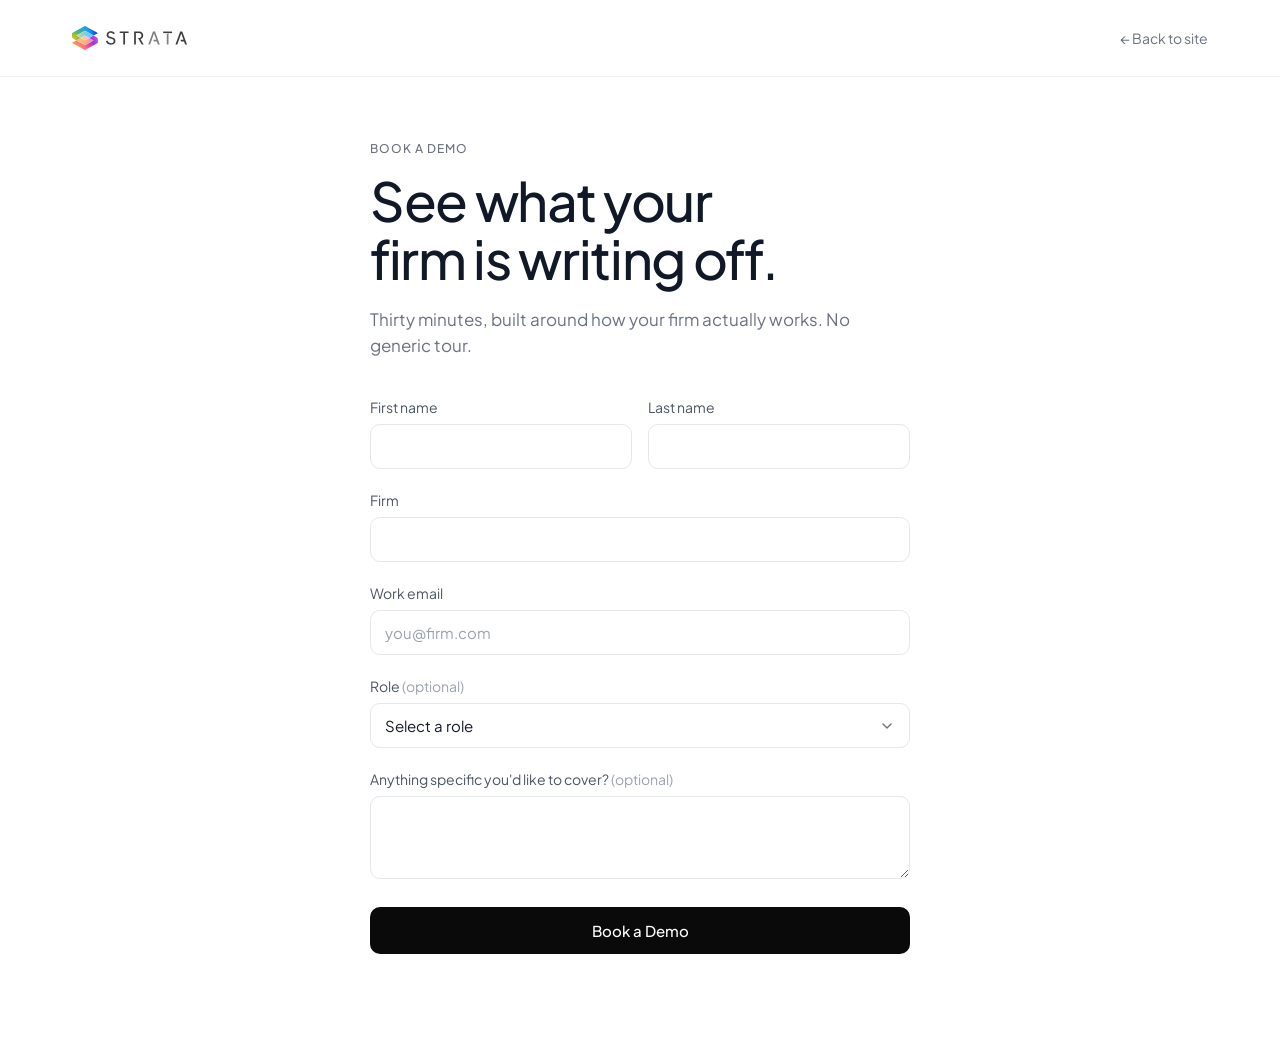
<file: formulario.html>
<!DOCTYPE html>
<html lang="en">
<head>
  <meta charset="UTF-8" />
  <meta name="viewport" content="width=device-width, initial-scale=1.0" />
  <title>Book a Demo · Strata</title>
  <link rel="icon" href="assets/img/strata-icon.svg" type="image/svg+xml" />
  <link rel="stylesheet" href="assets/fonts/fonts.css" />
  <link rel="stylesheet" href="estils.css" />
</head>
<body class="demo-page">
  <header class="demo-navbar">
    <div class="demo-navbar__inner">
      <a href="index.html" class="demo-brand" aria-label="Strata Home">
        <img src="assets/img/strata-logo.svg" alt="Strata" width="115" />
      </a>

      <a href="index.html" class="demo-back-link">← Back to site</a>
    </div>
  </header>

  <main class="demo-main">
    <div class="demo-wrapper">
      <span class="demo-eyebrow">BOOK A DEMO</span>
      <h1 class="demo-headline">See what your<br>firm is writing off.</h1>
      <p class="demo-subheadline">
        Thirty minutes, built around how your firm actually works. No generic tour.
      </p>

      <form id="demoForm" class="demo-form" novalidate>
        <div class="demo-form-row">
          <div class="demo-form-group">
            <label for="firstName">First name</label>
            <input type="text" id="firstName" name="firstName" required />
          </div>

          <div class="demo-form-group">
            <label for="lastName">Last name</label>
            <input type="text" id="lastName" name="lastName" required />
          </div>
        </div>

        <div class="demo-form-group">
          <label for="firmName">Firm</label>
          <input type="text" id="firmName" name="firmName" required />
        </div>

        <div class="demo-form-group">
          <label for="workEmail">Work email</label>
          <input type="email" id="workEmail" name="workEmail" placeholder="you@firm.com" required />
        </div>

        <div class="demo-form-group">
          <label for="role">Role <span class="demo-optional">(optional)</span></label>
          <select id="role" name="role">
            <option value="" selected>Select a role</option>
            <option value="managing-partner">Managing Partner</option>
            <option value="cio-cto">CIO / CTO / Innovation</option>
            <option value="cfo-coo">CFO / COO / Finance</option>
            <option value="billing-operations">Billing / Revenue Operations</option>
            <option value="other">Other</option>
          </select>
        </div>

        <div class="demo-form-group">
          <label for="notes">Anything specific you'd like to cover? <span class="demo-optional">(optional)</span></label>
          <textarea id="notes" name="notes" rows="3"></textarea>
        </div>

        <button type="submit" class="demo-btn-submit">Book a Demo</button>
      </form>

      <div id="formSuccess" class="demo-success" hidden>
        <h3>Request received</h3>
        <p>Thanks for reaching out. A Strata specialist will send calendar times shortly.</p>
      </div>
    </div>
  </main>

  <script>
    const form = document.getElementById('demoForm');
    const successBox = document.getElementById('formSuccess');

    form.addEventListener('submit', (e) => {
      e.preventDefault();
      if (!form.checkValidity()) {
        form.reportValidity();
        return;
      }
      form.hidden = true;
      successBox.hidden = false;
    });
  </script>
</body>
</html>
</file>
<file: assets/fonts/fonts.css>
@font-face {
  font-family: 'JetBrains Mono';
  font-style: normal;
  font-weight: 400;
  font-display: swap;
  src: url(jetbrains-mono-400.ttf) format('truetype');
}
@font-face {
  font-family: 'JetBrains Mono';
  font-style: normal;
  font-weight: 500;
  font-display: swap;
  src: url(jetbrains-mono-500.ttf) format('truetype');
}
@font-face {
  font-family: 'Plus Jakarta Sans';
  font-style: normal;
  font-weight: 300;
  font-display: swap;
  src: url(plus-jakarta-sans-300.ttf) format('truetype');
}
@font-face {
  font-family: 'Plus Jakarta Sans';
  font-style: normal;
  font-weight: 400;
  font-display: swap;
  src: url(plus-jakarta-sans-400.ttf) format('truetype');
}
@font-face {
  font-family: 'Plus Jakarta Sans';
  font-style: normal;
  font-weight: 500;
  font-display: swap;
  src: url(plus-jakarta-sans-500.ttf) format('truetype');
}
@font-face {
  font-family: 'Plus Jakarta Sans';
  font-style: normal;
  font-weight: 600;
  font-display: swap;
  src: url(plus-jakarta-sans-600.ttf) format('truetype');
}
@font-face {
  font-family: 'Plus Jakarta Sans';
  font-style: normal;
  font-weight: 700;
  font-display: swap;
  src: url(plus-jakarta-sans-700.ttf) format('truetype');
}
</file>
<file: estils.css>
/* ==========================================================================
   1. VARIABLES Y RESET GLOBAL
   ========================================================================== */
:root {
  --bg: #ffffff;
  --line: #e5e7eb;
  --text-main: #111827;
  --text-muted: #6b7280;
  --gradient-accent: linear-gradient(to right, #00ba63, #0072ff);
}

*,
*::before,
*::after {
  box-sizing: border-box;
}

html,
body {
  max-width: 100%;
  overflow-x: clip;
  margin: 0;
  padding: 0;
  font-family: 'Plus Jakarta Sans', -apple-system, BlinkMacSystemFont, sans-serif;
  font-weight: 400;
  background-color: var(--bg);
}

img,
svg,
canvas {
  max-width: 100%;
  height: auto;
}

/* Tipografía base */
h1 {
  font-weight: 500;
  font-size: 5em;
}

h3 {
  color: rgb(122, 122, 122);
  font-weight: 400;
  font-size: 1.5em;
}

h4 {
  font-weight: 300;
  font-size: 1.6em;
  color: grey;
}

/* ==========================================================================
   2. COMPONENTES REUTILIZABLES (Botones, Badges, Etiquetas)
   ========================================================================== */
.negrita {
  font-weight: 500;
  color: #000000;
}

.destacado {
  display: inline-block;
  background: linear-gradient(135deg, #33c891, #1e62d0, #b163ff);
  -webkit-background-clip: text;
  background-clip: text;
  -webkit-text-fill-color: transparent;
  color: transparent;
}

.section-tag {
  display: flex;
  align-items: center;
  font-size: 0.85rem;
  font-weight: 500;
  color: var(--text-muted);
  letter-spacing: 1px;
  margin-bottom: 16px;
}

.marker {
  display: inline-block;
  width: 40px;
  height: 12px;
  background: var(--gradient-accent);
  border-radius: 3px;
  margin-right: 10px;
}

.marker1 {
  display: inline-block;
  width: 40px;
  height: 10px;
  background: var(--gradient-accent);
  border-radius: 10px;
  margin-right: 10px;
}

.marker-verde {
  display: inline-block;
  width: 25px;
  height: 8px;
  background: var(--gradient-accent);
  border-radius: 2px;
  margin-right: 10px;
}

.rojo {
  display: inline-block;
  width: 10px;
  height: 9px;
  background: linear-gradient(to right, #d70707, #ff2f00);
  border-radius: 100%;
  margin-right: 10px;
}

/* Botones */
.negro {
  background-color: #000000;
  color: #ffffff;
  padding: 10px 20px;
  border-radius: 20px;
  text-decoration: none;
}

.blanco {
  background-color: #ffffff;
  color: grey;
  padding: 10px 20px;
  border: 1px solid #d1d5db;
  border-radius: 20px;
  text-decoration: none;
}

.transparente {
  padding: 10px 20px;
  border-radius: 20px;
  color: #000000;
  text-decoration: none;
}

/* ==========================================================================
   3. NAVBAR PRINCIPAL
   ========================================================================== */
header {
  position: sticky;
  top: 0;
  z-index: 50;
  display: flex;
  justify-content: space-around;
  align-items: center;
  padding: 10px;
  backdrop-filter: blur(14px) saturate(1.4);
  background: color-mix(in srgb, var(--bg) 78%, transparent);
  border-bottom: 1px solid var(--line);
}

.nav-link {
  color: grey;
  text-decoration: none;
}

.links_internos {
  display: flex;
  gap: 20px;
}

/* ==========================================================================
   4. HERO SECTION
   ========================================================================== */
.hero {
  position: relative;
  isolation: isolate;
  z-index: 1;
  display: flex;
  flex-direction: column;
  align-items: flex-start;
  min-height: 100vh;
  padding: 100px 100px 0 150px;
  overflow: hidden;
  background-color: #ffffff;
  background-image:
    radial-gradient(circle at 90% 10%, rgba(253, 164, 175, 0.5) 0%, transparent 50%),
    radial-gradient(circle at 100% 5%, rgba(255, 233, 169, 0.6) 0%, transparent 40%),
    radial-gradient(circle at 80% 0%, rgba(255, 227, 230, 0.5) 0%, transparent 50%);
}

.titol,
.imagen-hero {
  position: relative;
  z-index: 10;
}

.linkshero {
  display: flex;
  gap: 15px;
  margin-top: 50px;
}

.imagen-hero {
  position: relative;
  display: inline-flex;
  align-self: center;
  height: 550px;
  margin-top: 150px;
  margin-bottom: 0;
  overflow: hidden;
  border-radius: 20px;
  box-shadow: 6px -43px 46px 20px rgba(0, 0, 0, 0.066);
}

.imagen-hero img {
  width: 1250px;
  object-fit: cover;
  object-position: top center;
}

.hero-graph {
  position: absolute !important;
  top: 0 !important;
  left: 0 !important;
  width: 100% !important;
  height: 100% !important;
  z-index: 0 !important;
  pointer-events: none !important;
}

.hero-graph canvas {
  background: transparent !important;
}

/* ==========================================================================
   5. PLATFORM SECTION
   ========================================================================== */
.Platform {
  display: flex;
  flex-direction: column;
  padding: 100px 100px 100px 150px;
  background-color: #ffffff;
}

.platform-surfaces {
  display: flex;
  gap: 20px;
}

.atlas,
.nexus,
.canvas,
.core {
  flex: 1;
  align-items: flex-start;
  padding: 30px;
  border-radius: 20px;
  transition: transform 0.3s ease, box-shadow 0.3s ease;
}

.atlas:hover,
.nexus:hover,
.canvas:hover,
.core:hover {
  transform: translateY(-5px);
  box-shadow: 0 4px 8px rgba(0, 0, 0, 0.1);
}

.atlas {
  background: linear-gradient(to top, #ffffff, #deffe3);
  border: 1px solid #adffbf;
}

.nexus {
  background: linear-gradient(to top, #f9fafb, #ebf4ff);
  border: 1px solid #b3ccff;
}

.canvas {
  background: linear-gradient(to top, #fefcff, #f0e1f7);
  border: 1px solid #e9bcff;
}

.core {
  display: flex;
  align-items: center;
  margin-top: 50px;
  background: linear-gradient(to top, #fffdf8, #fff6df);
  border: 1px solid #ffedc3;
}

.core h4 {
  padding-right: 20px;
}

/* ==========================================================================
   6. FRANJA DE MISSATGE
   ========================================================================== */
.franja-de-missatge {
  padding: 100px 100px 100px 150px;
  background-color: #fcfff9;
  background-image:
    radial-gradient(circle at 100% 0%, rgba(164, 173, 253, 0.4) 0%, transparent 50%),
    radial-gradient(circle at 0% 100%, rgba(195, 255, 204, 0.5) 0%, transparent 50%);
}

.missatge1 {
  font-size: 1.6em;
  line-height: 1.6;
  text-align: center;
}

.missatge2 {
  font-size: 1.2em;
  line-height: 1.6;
  color: grey;
  text-align: center;
}

/* ==========================================================================
   7. OPERATIONAL VALUE
   ========================================================================== */
.operationalvalue {
  display: block;
  padding: 100px 100px 100px 150px;
  background-color: #ffffff;
}

.operationalvalue h3 {
  font-weight: 400;
  font-size: 1em;
  color: grey;
}

.operationalvalue h1 {
  font-weight: 500;
  font-size: 3em;
  color: #000000;
}

.operationalvalue-numbers {
  padding: 40px;
  border-radius: 20px;
  background-color: #ffffff;
  color: grey;
  box-shadow: 4px 4px 6px 4px rgba(0, 0, 0, 0.1);
}

.titolsnumeros {
  display: flex;
  justify-content: space-between;
  font-weight: 100;
  font-size: 1em;
  color: grey;
}

.columnasnumeros {
  display: flex;
  justify-content: space-between;
  gap: 30px;
}

.subnumeros {
  display: inline-block;
  margin-left: 10px;
  padding: 5px 10px;
  color: rgb(1, 0, 0);
  border: 1px solid #d1d5db;
  border-radius: 20px;
  background: linear-gradient(to right, #76ff9f81, #7787ff61);
}

.gris {
  color: grey;
  font-weight: 100;
  font-size: 1em;
}

/* ==========================================================================
   8. FROM THE FIELD
   ========================================================================== */
.fromthefield {
  display: flex;
  justify-content: center;
  padding: 100px 100px 100px 150px;
  background-color: #080a0c;
  background-image: radial-gradient(circle at 90% 10%, rgba(30, 90, 60, 0.3) 0%, transparent 50%);
  color: #ffffff;
}

.ftf-container {
  display: flex;
  justify-content: space-between;
  align-items: flex-start;
  gap: 60px;
  width: 100%;
  max-width: 1200px;
}

.ftf-left {
  flex: 1;
  max-width: 650px;
}

.ftf-tag {
  display: flex;
  align-items: center;
  margin-bottom: 20px;
  font-size: 0.85rem;
  letter-spacing: 1px;
  color: #a0aab2;
}

.ftf-title {
  margin: 0 0 10px 0;
  font-size: 8rem;
  font-weight: 500;
  line-height: 1;
  letter-spacing: -2px;
}

.ftf-subtitle {
  margin-bottom: 40px;
  font-size: 0.9rem;
  letter-spacing: 1px;
  color: #a0aab2;
}

.ftf-desc {
  margin-bottom: 60px;
  font-size: 1.25rem;
  line-height: 1.6;
  color: #d1d5db;
}

.ftf-footer {
  padding-top: 30px;
  border-top: 1px solid #1f2937;
  font-size: 1rem;
  line-height: 1.6;
  color: var(--text-muted);
}

.ftf-card {
  position: relative;
  flex: 1;
  max-width: 450px;
  margin-top: 100px;
  padding: 30px 40px;
  overflow: hidden;
  border-radius: 16px;
  border: 1px solid rgba(255, 255, 255, 0.1);
  background-color: rgba(20, 25, 30, 0.6);
  backdrop-filter: blur(10px);
}

.ftf-card::before {
  content: "";
  position: absolute;
  top: -1px;
  left: 20px;
  right: 20px;
  height: 1px;
  background: linear-gradient(to right, #00ba63, #0072ff, #b163ff);
  border-radius: 20px 30px 20px 30px;
}

.ftf-card-header {
  margin-bottom: 30px;
  font-size: 0.75rem;
  letter-spacing: 1px;
  color: var(--text-muted);
}

.ftf-card-row {
  display: flex;
  justify-content: space-between;
  align-items: center;
  gap: 12px;
  padding: 20px 0;
  border-bottom: 1px solid rgba(255, 255, 255, 0.05);
}

.ftf-card-row span:first-child {
  font-size: 1rem;
  color: #9ca3af;
}

.ftf-card-value {
  font-size: 1.5rem;
  font-weight: 500;
  color: #ffffff;
  white-space: nowrap;
}

/* ==========================================================================
   9. ENCABEZADOS COMUNES (Workflows, Atlas, Governance)
   ========================================================================== */
.workflows-header h1,
.atlas-header h1,
.roles-header h1 {
  margin: 0 0 16px 0;
  font-weight: 500;
  font-size: 3em;
  line-height: 1.12;
  color: #000000;
}

.workflows-subtitle,
.atlas-subtitle,
.roles-subtitle {
  max-width: 680px;
  margin: 0 0 48px 0;
  font-size: 1.15rem;
  line-height: 1.6;
  color: var(--text-muted);
}

/* ==========================================================================
   10. WORKFLOWS SECTION
   ========================================================================== */
.workflows-section {
  padding: 100px 100px 100px 150px;
  background-color: #f8f7f3;
  border-bottom: 1px solid var(--line);
}

.workflows-list {
  display: flex;
  flex-direction: column;
  border-top: 1px solid #e5e4df;
}

.workflow-row {
  position: relative;
  display: grid;
  grid-template-columns: 220px 1fr;
  gap: 32px;
  align-items: center;
  padding: 32px 28px;
  border-bottom: 1px solid #e5e4df;
  background-color: transparent;
  transition: background-color 0.25s ease;
}

.workflow-row::before {
  content: "";
  position: absolute;
  left: 0;
  top: 0;
  bottom: 0;
  width: 3px;
  background: linear-gradient(to bottom, #00ba63, #0072ff);
  opacity: 0;
  transform: scaleY(0.4);
  transition: opacity 0.25s ease, transform 0.25s cubic-bezier(0.16, 1, 0.3, 1);
}

.workflow-row:hover,
.workflow-row--highlight {
  background-color: #f2f0ea;
}

.workflow-row:hover::before {
  opacity: 1;
  transform: scaleY(1);
}

.workflow-code,
.workflow-content {
  transition: transform 0.25s cubic-bezier(0.16, 1, 0.3, 1);
}

.workflow-row:hover .workflow-code,
.workflow-row:hover .workflow-content {
  transform: translateX(8px);
}

.workflow-code {
  display: inline-block;
  width: fit-content;
  padding: 5px 12px;
  font-size: 0.72rem;
  font-weight: 500;
  letter-spacing: 0.08em;
  color: #c27828;
  background-color: #f4ebd9;
  border: 1px solid #e6d3b3;
  border-radius: 999px;
}

.workflow-content h4 {
  margin: 0 0 6px 0;
  font-size: 1.25rem;
  font-weight: 500;
  color: var(--text-main);
}

.workflow-content p {
  max-width: 720px;
  margin: 0;
  font-size: 0.98rem;
  line-height: 1.6;
  color: var(--text-muted);
}

/* ==========================================================================
   11. STRATA ATLAS SECTION
   ========================================================================== */
.atlas-section {
  padding: 100px 100px 100px 150px;
  background-color: #fcfcfd;
  border-bottom: 1px solid var(--line);
}

.atlas-visual {
  margin-bottom: 48px;
  padding: 24px;
  border-radius: 20px;
  border: 1px solid var(--line);
  background-color: #ffffff;
  box-shadow: 0 12px 32px rgba(0, 0, 0, 0.04);
}

.atlas-visual img {
  display: block;
  width: 100%;
  border-radius: 12px;
}

/* 4 Pilares */
.atlas-pillars {
  display: grid;
  grid-template-columns: repeat(4, 1fr);
  gap: 24px;
  margin-bottom: 48px;
}

.atlas-pillar {
  padding-top: 16px;
  border-top: 1px solid var(--line);
}

.atlas-pillar h4 {
  margin: 0 0 8px 0;
  font-size: 1.125rem;
  font-weight: 500;
  color: var(--text-main);
}

.atlas-pillar p {
  margin: 0;
  font-size: 0.92rem;
  line-height: 1.55;
  color: var(--text-muted);
}

/* Subtítulo intermedio */
.atlas-lead {
  max-width: 580px;
  margin: 0 0 36px 0;
  font-size: 1.15rem;
  line-height: 1.5;
  color: #1f2937;
}

/* Buscador interactivo + Nodos editables */
.atlas-interactive {
  display: grid;
  grid-template-columns: 1.25fr 1fr;
  gap: 32px;
  align-items: start;
}

.atlas-search-bar {
  display: flex;
  align-items: center;
  gap: 12px;
  margin-bottom: 16px;
  padding: 8px 8px 8px 16px;
  border-radius: 12px;
  border: 1px solid var(--line);
  background-color: #ffffff;
}

.atlas-search-icon {
  flex-shrink: 0;
  color: var(--text-muted);
}

.atlas-search-bar input {
  flex: 1;
  border: none;
  outline: none;
  background: transparent;
  font-family: inherit;
  font-size: 0.92rem;
  color: var(--text-main);
}

.atlas-ask-btn {
  padding: 10px 18px;
  border: none;
  border-radius: 8px;
  background-color: #18181b;
  color: #ffffff;
  font-family: inherit;
  font-size: 0.88rem;
  font-weight: 500;
  cursor: pointer;
  transition: background-color 0.2s ease;
}

.atlas-ask-btn:hover {
  background-color: #27272a;
}

.atlas-answer-card {
  padding: 24px;
  border-radius: 14px;
  border: 1px solid #f1f3f5;
  background-color: #ffffff;
  box-shadow: 0 2px 10px rgba(0, 0, 0, 0.02);
}

.atlas-answer-question {
  margin-bottom: 12px;
  font-size: 0.8rem;
  color: var(--text-muted);
}

.atlas-answer-text {
  margin: 0 0 18px 0;
  font-size: 0.98rem;
  line-height: 1.6;
  color: #1f2937;
}

.atlas-answer-text strong {
  font-weight: 600;
  color: var(--text-main);
}

.atlas-answer-meta {
  display: flex;
  align-items: center;
  gap: 8px;
  font-size: 0.8rem;
  color: var(--text-muted);
}

.atlas-dot {
  display: inline-block;
  flex-shrink: 0;
  width: 7px;
  height: 7px;
  border-radius: 50%;
  background-color: #16a34a;
}

/* Editable Nodes */
.atlas-nodes-label {
  margin-bottom: 12px;
  font-size: 0.72rem;
  font-weight: 500;
  letter-spacing: 0.08em;
  text-transform: uppercase;
  color: var(--text-muted);
}

.atlas-nodes-grid {
  display: grid;
  grid-template-columns: 1fr 1fr;
  gap: 14px;
}

.atlas-node-card {
  display: flex;
  flex-direction: column;
  justify-content: space-between;
  gap: 16px;
  padding: 18px;
  border-radius: 14px;
  border: 1px solid #bbf7d0;
  background-color: #ffffff;
  transition: transform 0.2s ease, border-color 0.2s ease, box-shadow 0.2s ease;
}

.atlas-node-card:hover {
  transform: translateY(-3px);
  border-color: #4ade80;
  box-shadow: 0 8px 20px rgba(22, 163, 74, 0.08);
}

.atlas-node-header {
  display: flex;
  align-items: flex-start;
  gap: 8px;
  margin-bottom: 10px;
  font-size: 0.72rem;
  font-weight: 500;
  letter-spacing: 0.06em;
  line-height: 1.35;
  color: #4b5563;
}

.atlas-node-header .atlas-dot {
  margin-top: 4px;
}

.atlas-node-desc {
  margin: 0;
  font-size: 0.88rem;
  line-height: 1.5;
  color: #1f2937;
}

.atlas-node-status {
  font-size: 0.8rem;
  font-weight: 500;
  color: #15803d;
}

/* ==========================================================================
   12. GOVERNANCE / ROLES & WORKFLOW STEPS
   ========================================================================== */
.roles-section {
  padding: 100px 100px 100px 150px;
  background-color: #ffffff;
  border-bottom: 1px solid var(--line);
}

.roles-grid {
  display: grid;
  grid-template-columns: repeat(4, 1fr);
  gap: 20px;
}

.role-card {
  display: flex;
  flex-direction: column;
  justify-content: space-between;
  padding: 28px 24px;
  border-radius: 16px;
  border: 1px solid var(--line);
  border-top-width: 3px;
  background-color: #ffffff;
}

.role-card--green  { border-top-color: #10b981; }
.role-card--blue   { border-top-color: #3b82f6; }
.role-card--purple { border-top-color: #a855f7; }
.role-card--amber  { border-top-color: #f59e0b; }

.role-card h4 {
  margin: 0 0 10px 0;
  font-size: 1.15rem;
  font-weight: 500;
  color: var(--text-main);
}

.role-card p {
  margin: 0 0 24px 0;
  font-size: 0.9rem;
  line-height: 1.55;
  color: var(--text-muted);
}

/* Pasos del flujo de ejecución */
.workflow-section {
  max-width: 1100px;
  margin: 48px auto 0;
  padding: 0 24px;
}

.workflow-steps {
  display: grid;
  grid-template-columns: repeat(4, 1fr);
  gap: 24px;
  margin-bottom: 48px;
}

.step-header {
  display: flex;
  align-items: center;
  gap: 12px;
  margin-bottom: 12px;
}

.step-number {
  font-family: monospace;
  font-size: 11px;
  font-weight: 600;
  color: var(--text-muted);
}

.step-line {
  flex-grow: 1;
  height: 2px;
  border-radius: 2px;
}

.step-1 .step-line { background-color: #eab308; }
.step-2 .step-line { background-color: #10b981; }
.step-3 .step-line { background-color: #3b82f6; }
.step-4 .step-line { background-color: #9ca3af; }

.step-title {
  margin: 0 0 4px 0;
  font-size: 14px;
  font-weight: 600;
  color: var(--text-main);
}

.step-desc {
  margin: 0;
  font-size: 13px;
  color: var(--text-muted);
}

.security-footer {
  display: flex;
  flex-wrap: wrap;
  justify-content: center;
  align-items: center;
  gap: 12px;
  padding-top: 24px;
  font-size: 11px;
  font-weight: 600;
  letter-spacing: 0.08em;
  text-transform: uppercase;
  color: var(--text-muted);
}

.security-footer .dot {
  color: #d1d5db;
}

/* ==========================================================================
   13. CTA FINAL + FOOTER
   ========================================================================== */
.cta-final {
  padding: 110px 100px 110px 150px;
  background-color: #ffffff;
  background-image:
    radial-gradient(circle at 85% 20%, rgba(253, 164, 175, 0.35) 0%, transparent 45%),
    radial-gradient(circle at 15% 80%, rgba(195, 255, 204, 0.45) 0%, transparent 50%),
    radial-gradient(circle at 95% 85%, rgba(164, 173, 253, 0.35) 0%, transparent 45%);
  border-bottom: 1px solid var(--line);
}

.cta-final h1 {
  margin: 0 0 18px 0;
  font-weight: 500;
  font-size: 3.75em;
  line-height: 1.1;
  color: #000000;
}

.cta-desc {
  margin: 0;
  font-size: 1.15rem;
  color: var(--text-muted);
}

.cta-pillars {
  display: grid;
  grid-template-columns: repeat(3, 1fr);
  gap: 32px;
  margin-top: 80px;
  padding-top: 40px;
  border-top: 1px solid rgba(0, 0, 0, 0.08);
}

.cta-mini-bar {
  display: block;
  width: 22px;
  height: 4px;
  margin-bottom: 12px;
  border-radius: 999px;
  background: var(--gradient-accent);
}

.cta-pillar-tag {
  margin-bottom: 6px;
  font-size: 0.72rem;
  font-weight: 500;
  letter-spacing: 0.08em;
  text-transform: uppercase;
  color: var(--text-muted);
}

.cta-pillar p {
  margin: 0;
  font-size: 0.92rem;
  line-height: 1.5;
  color: #1f2937;
}

/* Footer */
.footer-bottom {
  padding: 24px 100px 24px 150px;
  background-color: #080a0c;
  color: #9ca3af;
}

.footer-bottom__inner {
  display: flex;
  justify-content: space-between;
  align-items: center;
  gap: 16px;
}

.footer-brand {
  display: inline-flex;
  align-items: center;
  gap: 10px;
  font-size: 0.85rem;
  font-weight: 500;
  letter-spacing: 0.15em;
  color: #ffffff;
}

.footer-legal {
  display: flex;
  gap: 20px;
}

.footer-legal a {
  font-size: 0.8rem;
  color: #9ca3af;
  text-decoration: none;
}

.footer-legal a:hover {
  color: #ffffff;
}

.footer-copy {
  font-size: 0.8rem;
  color: var(--text-muted);
}

/* ==========================================================================
   14. PÁGINA FORMULARIO (formulario.html / .demo-page)
   ========================================================================== */
body.demo-page {
  min-height: 100vh;
  margin: 0;
  padding: 0;
  background-color: #ffffff;
  color: var(--text-main);
}

header.demo-navbar {
  position: sticky;
  top: 0;
  z-index: 20;
  display: block;
  width: 100%;
  padding: 0;
  background-color: #ffffff;
  border-bottom: 1px solid #f1f3f5;
}

.demo-navbar__inner {
  display: flex;
  align-items: center;
  justify-content: space-between;
  width: 100%;
  max-width: 1200px;
  height: 76px;
  margin: 0 auto;
  padding: 0 32px;
}

.demo-brand {
  display: inline-flex;
  align-items: center;
  text-decoration: none;
}

.demo-back-link {
  font-size: 0.875rem;
  font-weight: 400;
  color: var(--text-muted);
  text-decoration: none;
  transition: color 0.15s ease;
}

.demo-back-link:hover {
  color: var(--text-main);
}

.demo-main {
  padding: 64px 24px 96px;
}

.demo-wrapper {
  max-width: 540px;
  margin: 0 auto;
}

.demo-eyebrow {
  display: block;
  margin-bottom: 16px;
  font-size: 0.75rem;
  font-weight: 500;
  letter-spacing: 0.08em;
  text-transform: uppercase;
  color: var(--text-muted);
}

.demo-headline {
  margin: 0 0 18px 0;
  font-size: 3.35rem;
  font-weight: 500;
  line-height: 1.08;
  letter-spacing: -0.025em;
  color: var(--text-main);
}

.demo-subheadline {
  margin: 0 0 40px 0;
  font-size: 1.0625rem;
  font-weight: 400;
  line-height: 1.55;
  color: var(--text-muted);
}

.demo-form {
  display: flex;
  flex-direction: column;
  gap: 22px;
}

.demo-form-row {
  display: grid;
  grid-template-columns: 1fr 1fr;
  gap: 16px;
}

.demo-form-group {
  display: flex;
  flex-direction: column;
  gap: 8px;
}

.demo-form label {
  font-size: 0.875rem;
  font-weight: 400;
  color: #4b5563;
}

.demo-optional {
  color: #9ca3af;
}

.demo-form input,
.demo-form select,
.demo-form textarea {
  width: 100%;
  padding: 12px 14px;
  border-radius: 10px;
  border: 1px solid var(--line);
  background-color: #ffffff;
  font-family: inherit;
  font-size: 0.9375rem;
  color: var(--text-main);
  outline: none;
  transition: border-color 0.15s ease, box-shadow 0.15s ease;
}

.demo-form input::placeholder,
.demo-form textarea::placeholder {
  color: #9ca3af;
}

.demo-form input:focus,
.demo-form select:focus,
.demo-form textarea:focus {
  border-color: var(--text-main);
  box-shadow: 0 0 0 3px rgba(17, 24, 39, 0.06);
}

.demo-form select {
  padding-right: 40px;
  appearance: none;
  background-image: url("data:image/svg+xml,%3Csvg xmlns='http://www.w3.org/2000/svg' width='16' height='16' viewBox='0 0 24 24' fill='none' stroke='%236b7280' stroke-width='2' stroke-linecap='round' stroke-linejoin='round'%3E%3Cpolyline points='6 9 12 15 18 9'%3E%3C/polyline%3E%3C/svg%3E");
  background-repeat: no-repeat;
  background-position: right 14px center;
  cursor: pointer;
}

.demo-form textarea {
  resize: vertical;
}

.demo-btn-submit {
  width: 100%;
  margin-top: 6px;
  padding: 14px 20px;
  border: none;
  border-radius: 10px;
  background-color: #0a0a0a;
  color: #ffffff;
  font-family: inherit;
  font-size: 0.9375rem;
  font-weight: 500;
  cursor: pointer;
  transition: background-color 0.15s ease, transform 0.1s ease;
}

.demo-btn-submit:hover {
  background-color: #262626;
}

.demo-btn-submit:active {
  transform: scale(0.99);
}

.demo-success {
  padding: 32px 24px;
  border-radius: 12px;
  border: 1px solid var(--line);
  background-color: #fafafa;
}

.demo-success h3 {
  margin: 0 0 8px 0;
  font-size: 1.25rem;
  font-weight: 500;
  color: var(--text-main);
}

.demo-success p {
  margin: 0;
  font-size: 0.9375rem;
  color: var(--text-muted);
}

/* ==========================================================================
   15. RESPONSIVE (Media Queries ordenadas de mayor a menor)
   ========================================================================== */
@media (max-width: 960px) {
  .atlas-interactive {
    grid-template-columns: 1fr;
  }
}

@media (max-width: 768px), (prefers-reduced-motion: reduce) {
  .hero-graph {
    display: none !important;
  }
}

@media (max-width: 768px) {
  /* Navbar */
  header {
    justify-content: space-between;
    padding: 14px 20px;
  }

  header .links_internos,
  header .blanco {
    display: none;
  }

  /* Paddings generales de sección */
  .hero,
  .Platform,
  .franja-de-missatge,
  .operationalvalue,
  .fromthefield,
  .workflows-section,
  .atlas-section,
  .roles-section,
  .cta-final {
    padding: 60px 24px;
  }

  /* Tipografía general móvil */
  h1,
  .Platform h1,
  .operationalvalue > div > h1,
  .workflows-header h1,
  .atlas-header h1,
  .roles-header h1,
  .cta-final h1 {
    font-size: 2.35em;
    line-height: 1.15;
  }

  h1 br,
  h3 br {
    display: none;
  }

  /* Hero */
  .hero {
    min-height: auto;
    padding-top: 40px;
    padding-bottom: 40px;
  }

  .linkshero {
    flex-direction: row;
    align-items: center;
    gap: 12px;
    margin-top: 28px;
  }

  .imagen-hero {
    max-height: none;
    margin-top: 40px;
    border-radius: 14px;
  }

  /* Platform */
  .platform-surfaces {
    flex-direction: column;
    gap: 16px;
  }

  .core {
    flex-direction: column;
    align-items: flex-start;
    gap: 10px;
    margin-top: 16px;
  }

  /* Franja de missatge */
  .missatge1 {
    font-size: 1.3em;
  }

  .missatge2 {
    font-size: 1.05em;
  }

  /* Operational Value */
  .titolsnumeros {
    flex-direction: column;
    gap: 4px;
    font-size: 0.75rem;
  }

  .columnasnumeros {
    flex-direction: column;
    gap: 24px;
  }

  .numeros1 {
    padding-bottom: 24px;
    border-bottom: 1px solid var(--line);
  }

  /* From the Field */
  .ftf-container {
    flex-direction: column;
    gap: 35px;
  }

  .ftf-left {
    width: 100%;
    max-width: 100%;
  }

  .ftf-title {
    font-size: 4.2rem;
  }

  .ftf-card {
    width: 100%;
    max-width: 100%;
    margin-top: 0;
    padding: 24px;
  }

  /* Workflows */
  .workflow-row {
    grid-template-columns: 1fr;
    gap: 8px;
    padding: 20px 12px;
  }

  /* Atlas & Roles */
  .atlas-pillars,
  .atlas-nodes-grid,
  .roles-grid,
  .workflow-steps {
    grid-template-columns: repeat(2, 1fr);
  }

  /* CTA & Footer */
  .cta-pillars {
    grid-template-columns: 1fr;
    gap: 24px;
    margin-top: 56px;
    padding-top: 32px;
  }

  .footer-bottom {
    padding: 24px;
  }

  .footer-bottom__inner {
    flex-direction: column;
    align-items: flex-start;
  }

  /* Página Formulario */
  .demo-navbar__inner {
    height: 68px;
    padding: 0 24px;
  }

  .demo-main {
    padding: 48px 24px 72px;
  }

  .demo-headline {
    font-size: 2.75rem;
  }
}

@media (max-width: 480px) {
  .atlas-pillars,
  .atlas-nodes-grid,
  .roles-grid,
  .workflow-steps {
    grid-template-columns: 1fr;
  }
}

@media (max-width: 400px) {
  .hero,
  .Platform,
  .franja-de-missatge,
  .operationalvalue,
  .fromthefield,
  .workflows-section,
  .atlas-section,
  .roles-section,
  .cta-final {
    padding: 48px 18px;
  }

  .hero {
    padding-top: 32px;
    padding-bottom: 32px;
  }

  h1,
  .Platform h1,
  .operationalvalue > div > h1,
  .workflows-header h1,
  .atlas-header h1,
  .roles-header h1,
  .cta-final h1 {
    font-size: 2em;
  }

  .linkshero .negro,
  .linkshero .transparente {
    padding: 9px 14px;
    font-size: 0.85rem;
  }

  .operationalvalue-numbers {
    padding: 22px 18px;
  }

  .numeros1 h1,
  .numeros2 h1 {
    font-size: 2.5em;
  }

  .ftf-title {
    font-size: 3.6rem;
  }

  .ftf-card {
    padding: 20px 18px;
  }

  .ftf-card-value {
    font-size: 1.15rem;
  }

  .footer-bottom {
    padding: 20px 18px;
  }

  /* Página Formulario */
  .demo-navbar__inner {
    height: 60px;
    padding: 0 18px;
  }

  .demo-main {
    padding: 36px 18px 56px;
  }

  .demo-headline {
    font-size: 2.15rem;
  }

  .demo-headline br {
    display: none;
  }

  .demo-subheadline {
    margin-bottom: 32px;
    font-size: 0.95rem;
  }

  .demo-form {
    gap: 18px;
  }

  .demo-form-row {
    grid-template-columns: 1fr;
    gap: 18px;
  }

  .demo-form input,
  .demo-form select,
  .demo-form textarea {
    padding: 11px 12px;
    font-size: 16px;
  }
}
</file>
